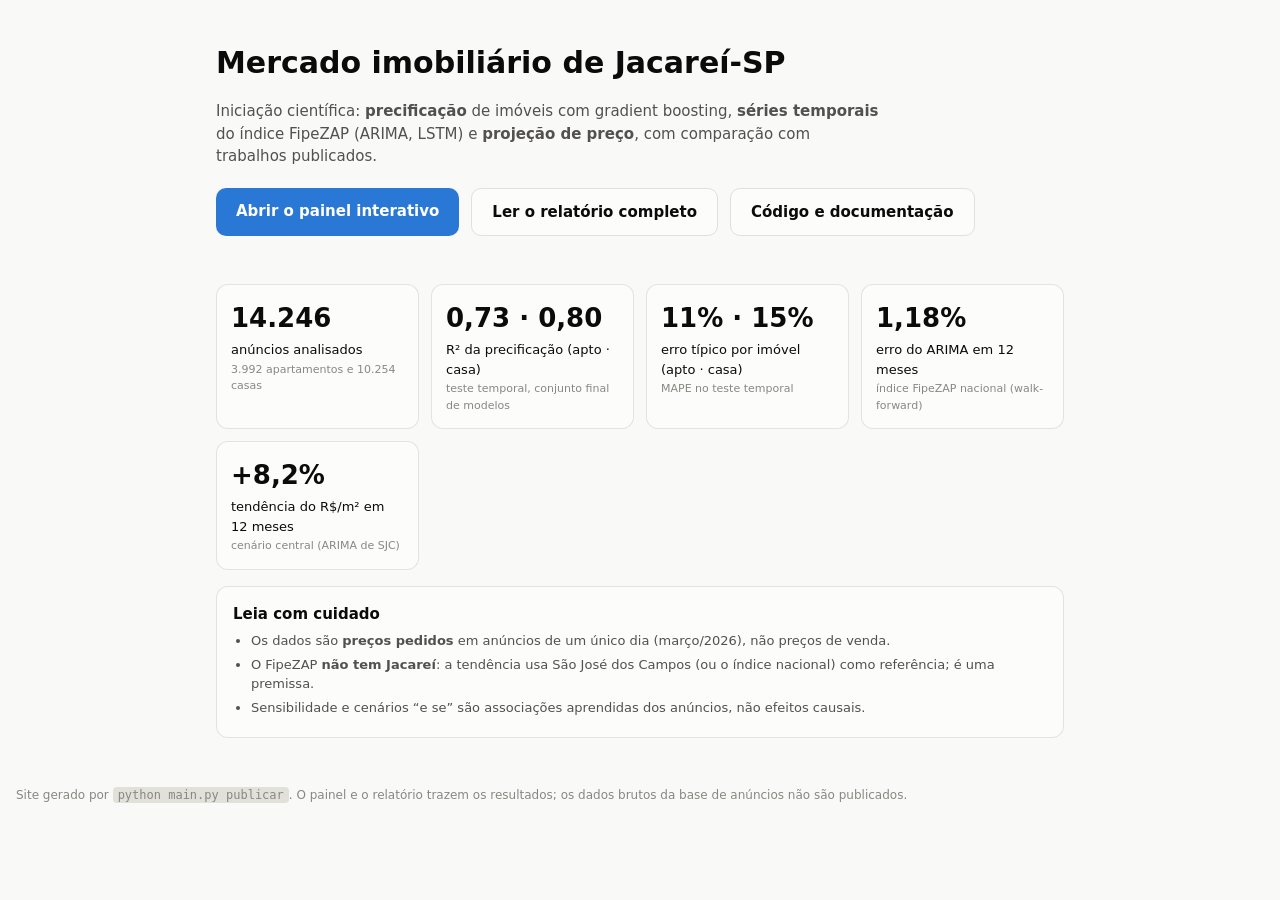
<file: site/index.html>
<!doctype html><html lang="pt-BR"><head><meta charset="utf-8"><meta name="viewport" content="width=device-width,initial-scale=1">
<title>Mercado imobiliário de Jacareí-SP — iniciação científica</title>
<meta name="description" content="Análise e previsão do mercado imobiliário de Jacareí-SP: precificação de imóveis, séries temporais do índice FipeZAP e projeção de preço."><meta property="og:title" content="Mercado imobiliário de Jacareí-SP"><meta property="og:description" content="Análise e previsão do mercado imobiliário de Jacareí-SP: precificação de imóveis, séries temporais do índice FipeZAP e projeção de preço.">
<style>
:root{color-scheme:light;--bg:#f9f9f7;--card:#fcfcfb;--ink:#0b0b0b;--ink2:#52514e;--muted:#898781;--line:#e1e0d9;--axis:#c3c2b7;--acc:#2a78d6;--ring:rgba(11,11,11,.10)}
@media (prefers-color-scheme:dark){:root:where(:not([data-theme="light"])){color-scheme:dark;--bg:#0d0d0d;--card:#1a1a19;--ink:#fff;--ink2:#c3c2b7;--muted:#898781;--line:#2c2c2a;--axis:#383835;--acc:#3987e5;--ring:rgba(255,255,255,.10)}}
:root[data-theme="dark"]{color-scheme:dark;--bg:#0d0d0d;--card:#1a1a19;--ink:#fff;--ink2:#c3c2b7;--muted:#898781;--line:#2c2c2a;--axis:#383835;--acc:#3987e5;--ring:rgba(255,255,255,.10)}
*{box-sizing:border-box}body{margin:0;background:var(--bg);color:var(--ink);font:15px/1.5 system-ui,-apple-system,"Segoe UI",sans-serif}
header{padding:20px 16px 8px;max-width:1280px;margin:0 auto;display:flex;gap:16px;align-items:flex-start;justify-content:space-between}
h1{font-size:22px;margin:0 0 4px}.sub{color:var(--ink2);margin:0;font-size:14px}
#tema{border:1px solid var(--line);background:var(--card);color:var(--ink);border-radius:8px;padding:6px 12px;cursor:pointer;font:inherit;font-size:13px}
nav{position:sticky;top:0;z-index:5;background:var(--bg);border-bottom:1px solid var(--line)}
.abas{max-width:1280px;margin:0 auto;padding:0 16px;display:flex;gap:4px;overflow-x:auto}
.aba{border:0;background:none;color:var(--ink2);padding:12px 14px;cursor:pointer;font:inherit;font-weight:500;border-bottom:2px solid transparent;white-space:nowrap}
.aba:hover{color:var(--ink)}.aba[aria-selected="true"]{color:var(--ink);border-bottom-color:var(--acc)}
main{max-width:1280px;margin:0 auto;padding:20px 16px 48px}
.painel{display:none}.painel.ativo{display:block}h2{font-size:18px;margin:0 0 4px}.resumo{color:var(--ink2);margin:0 0 16px;max-width:80ch}
.grade{display:grid;grid-template-columns:repeat(2,minmax(0,1fr));gap:16px}.cheia{grid-column:1/-1}
.cartao{background:var(--card);border:1px solid var(--ring);border-radius:12px;padding:16px;min-width:0}
.corpo{overflow:hidden;max-width:100%}.cartao h3{font-size:15px;margin:0 0 6px}.texto{color:var(--ink2);font-size:13px;margin:0 0 10px}.fonte{color:var(--muted);font-size:11px;margin:8px 0 0}
.aviso{color:var(--ink2);border-left:3px solid #fab219;padding-left:10px;font-size:13px}.nota{color:var(--muted);font-size:12px;margin:10px 0 0}
.segmentos{display:flex;gap:6px;margin:0 0 8px;flex-wrap:wrap}.seg{border:1px solid var(--line);background:none;color:var(--ink2);border-radius:999px;padding:4px 12px;cursor:pointer;font:inherit;font-size:13px}
.seg.ativo{background:var(--acc);border-color:var(--acc);color:#fff}
.kpis{display:grid;grid-template-columns:repeat(auto-fit,minmax(190px,1fr));gap:12px;margin-bottom:16px}
.kpi{background:var(--card);border:1px solid var(--ring);border-radius:12px;padding:14px}.kpi-v{font-size:26px;font-weight:600}.kpi-r{font-size:13px;margin-top:2px}.kpi-n{color:var(--muted);font-size:11px;margin-top:2px}
.lista{margin:0;padding-left:18px;color:var(--ink2);font-size:13px}.lista li{margin:4px 0}code{background:var(--line);padding:1px 5px;border-radius:4px;font-size:12px}
.rolagem{overflow-x:auto}table{border-collapse:collapse;width:100%;font-size:13px}th,td{text-align:left;padding:7px 10px;border-bottom:1px solid var(--line)}th{color:var(--ink2);font-weight:600}
header .acoes{display:flex;gap:8px;flex-wrap:wrap;justify-content:flex-end}.link{border:1px solid var(--line);background:var(--card);color:var(--ink);border-radius:8px;padding:6px 12px;font-size:13px;text-decoration:none}.link:hover{border-color:var(--acc)}
footer{max-width:1280px;margin:0 auto;padding:0 16px 32px;color:var(--muted);font-size:12px}footer a{color:var(--acc)}
@media (max-width:800px){.grade{grid-template-columns:minmax(0,1fr)}header{flex-direction:column}}

.hero{max-width:880px;margin:0 auto;padding:40px 16px 8px}.hero h1{font-size:30px}.hero p{color:var(--ink2);max-width:70ch}
.botoes{display:flex;gap:12px;flex-wrap:wrap;margin:20px 0}.botao{background:var(--acc);color:#fff;border-radius:10px;padding:12px 20px;text-decoration:none;font-weight:600}
.botao.sec{background:var(--card);color:var(--ink);border:1px solid var(--line)}</style></head><body>
<div class="hero"><h1>Mercado imobiliário de Jacareí-SP</h1>
<p>Iniciação científica: <b>precificação</b> de imóveis com gradient boosting, <b>séries temporais</b> do índice FipeZAP (ARIMA, LSTM) e <b>projeção de preço</b>, com comparação com trabalhos publicados.</p>
<div class="botoes"><a class="botao" href="painel.html">Abrir o painel interativo</a><a class="botao sec" href="relatorio.html">Ler o relatório completo</a><a class="botao sec" href="https://github.com/Pedrocs50/imob-analytics">Código e documentação</a></div></div>
<main style="max-width:880px"><div class="kpis"><div class="kpi"><div class="kpi-v">14.246</div><div class="kpi-r">anúncios analisados</div><div class="kpi-n">3.992 apartamentos e 10.254 casas</div></div><div class="kpi"><div class="kpi-v">0,73 · 0,80</div><div class="kpi-r">R² da precificação (apto · casa)</div><div class="kpi-n">teste temporal, conjunto final de modelos</div></div><div class="kpi"><div class="kpi-v">11% · 15%</div><div class="kpi-r">erro típico por imóvel (apto · casa)</div><div class="kpi-n">MAPE no teste temporal</div></div><div class="kpi"><div class="kpi-v">1,18%</div><div class="kpi-r">erro do ARIMA em 12 meses</div><div class="kpi-n">índice FipeZAP nacional (walk-forward)</div></div><div class="kpi"><div class="kpi-v">+8,2%</div><div class="kpi-r">tendência do R$/m² em 12 meses</div><div class="kpi-n">cenário central (ARIMA de SJC)</div></div></div>
<section class="cartao"><h3>Leia com cuidado</h3><ul class="lista">
<li>Os dados são <b>preços pedidos</b> em anúncios de um único dia (março/2026), não preços de venda.</li>
<li>O FipeZAP <b>não tem Jacareí</b>: a tendência usa São José dos Campos (ou o índice nacional) como referência; é uma premissa.</li>
<li>Sensibilidade e cenários “e se” são associações aprendidas dos anúncios, não efeitos causais.</li></ul></section></main>
<footer>Site gerado por <code>python main.py publicar</code>. O painel e o relatório trazem os resultados; os dados brutos da base de anúncios não são publicados.</footer></body></html>
</file>
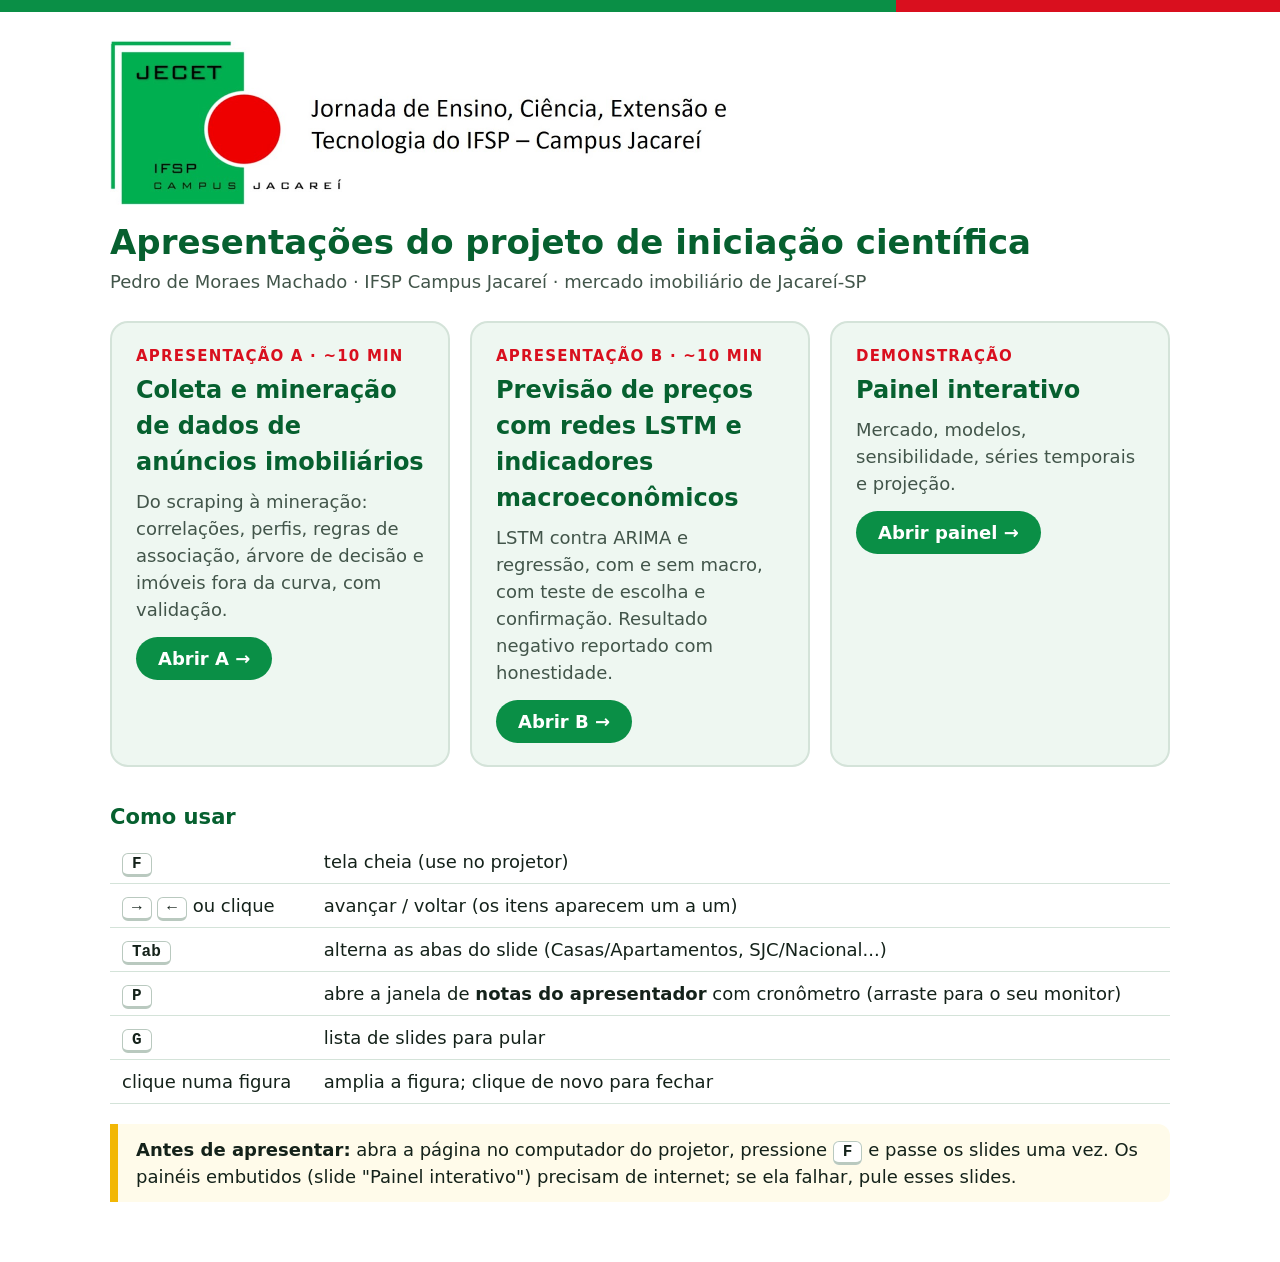
<file: site/apresentacao/index.html>
<!doctype html>
<html lang="pt-BR">
<head>
<meta charset="utf-8">
<meta name="viewport" content="width=device-width,initial-scale=1">
<title>JECET 2026 · Apresentações · Pedro de Moraes Machado</title>
<style>
:root{--verde:#0a8f46;--verde2:#06602f;--verm:#d90f1e;--ink:#14221a;--ink2:#42554a;--linha:#d4e3d9;--bg:#eef7f1}
*{box-sizing:border-box}body{margin:0;font:18px/1.5 "Segoe UI",system-ui,sans-serif;color:var(--ink);background:#fff}
.faixa{height:12px;background:linear-gradient(90deg,var(--verde) 0 70%,var(--verm) 70% 100%)}
main{max-width:1100px;margin:0 auto;padding:28px 20px 60px}
.logo{width:min(640px,100%);display:block;margin:0 0 18px}
h1{font-size:34px;line-height:1.15;color:var(--verde2);margin:0 0 6px}
.sub{color:var(--ink2);margin:0 0 26px}
.cards{display:grid;grid-template-columns:repeat(auto-fit,minmax(320px,1fr));gap:20px}
.card{display:block;text-decoration:none;color:inherit;background:var(--bg);border:2px solid var(--linha);border-radius:18px;padding:22px 24px;transition:.15s}
.card:hover{border-color:var(--verde);transform:translateY(-2px)}
.card small{display:block;color:var(--verm);font-weight:700;letter-spacing:.08em;text-transform:uppercase}
.card h2{margin:4px 0 8px;font-size:24px;color:var(--verde2)}
.card p{margin:0;color:var(--ink2)}
.go{display:inline-block;margin-top:14px;background:var(--verde);color:#fff;border-radius:99px;padding:8px 22px;font-weight:650}
h3{margin:34px 0 8px;color:var(--verde2)}
table{border-collapse:collapse;width:100%}td{padding:8px 12px;border-bottom:1px solid var(--linha)}td:first-child{white-space:nowrap}
kbd{background:#fff;border:1px solid #b9c9bf;border-bottom-width:3px;border-radius:6px;padding:1px 9px;font:600 16px monospace}
ul{margin:6px 0;padding-left:24px}li{margin:6px 0}.aviso{background:#fffbea;border-left:8px solid #f2b705;border-radius:0 12px 12px 0;padding:12px 18px;margin-top:20px}
</style>
</head>
<body>
<div class="faixa"></div>
<main>
  <img class="logo" src="img/jecet2026.png" alt="JECET 2026 · IFSP Campus Jacareí">
  <h1>Apresentações do projeto de iniciação científica</h1>
  <p class="sub">Pedro de Moraes Machado · IFSP Campus Jacareí · mercado imobiliário de Jacareí-SP</p>
  <div class="cards">
    <a class="card" href="a-mineracao.html"><small>Apresentação A · ~10 min</small><h2>Coleta e mineração de dados de anúncios imobiliários</h2><p>Do scraping à mineração: correlações, perfis, regras de associação, árvore de decisão e imóveis fora da curva, com validação.</p><span class="go">Abrir A →</span></a>
    <a class="card" href="b-lstm.html"><small>Apresentação B · ~10 min</small><h2>Previsão de preços com redes LSTM e indicadores macroeconômicos</h2><p>LSTM contra ARIMA e regressão, com e sem macro, com teste de escolha e confirmação. Resultado negativo reportado com honestidade.</p><span class="go">Abrir B →</span></a>
    <a class="card" href="../painel.html"><small>Demonstração</small><h2>Painel interativo</h2><p>Mercado, modelos, sensibilidade, séries temporais e projeção.</p><span class="go">Abrir painel →</span></a>
  </div>

  <h3>Como usar</h3>
  <table>
    <tr><td><kbd>F</kbd></td><td>tela cheia (use no projetor)</td></tr>
    <tr><td><kbd>→</kbd> <kbd>←</kbd> ou clique</td><td>avançar / voltar (os itens aparecem um a um)</td></tr>
    <tr><td><kbd>Tab</kbd></td><td>alterna as abas do slide (Casas/Apartamentos, SJC/Nacional...)</td></tr>
    <tr><td><kbd>P</kbd></td><td>abre a janela de <b>notas do apresentador</b> com cronômetro (arraste para o seu monitor)</td></tr>
    <tr><td><kbd>G</kbd></td><td>lista de slides para pular</td></tr>
    <tr><td>clique numa figura</td><td>amplia a figura; clique de novo para fechar</td></tr>
  </table>
  <div class="aviso"><b>Antes de apresentar:</b> abra a página no computador do projetor, pressione <kbd>F</kbd> e passe os slides uma vez. Os painéis embutidos (slide "Painel interativo") precisam de internet; se ela falhar, pule esses slides.</div>
</main>
</body>
</html>
</file>
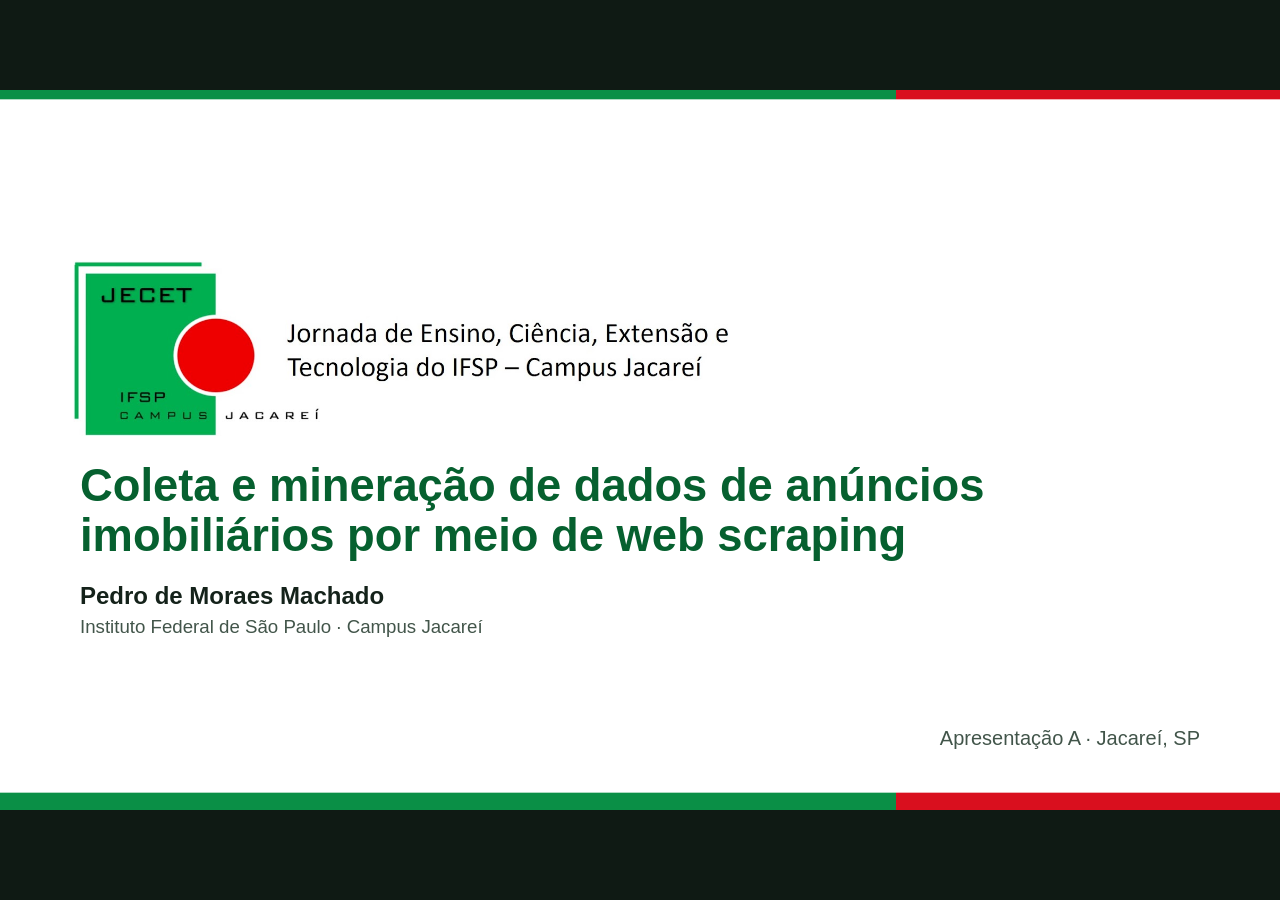
<file: site/apresentacao/a-mineracao.html>
<!doctype html>
<html lang="pt-BR">
<head>
<meta charset="utf-8">
<meta name="viewport" content="width=device-width,initial-scale=1">
<title>JECET 2026 · Coleta e mineração de dados de anúncios imobiliários</title>
<link rel="stylesheet" href="assets/deck.css">
</head>
<body>
<div class="stage">
  <div class="faixa"></div>
  <div class="topo"><img src="img/jecet2026.png" alt="JECET 2026 · IFSP Campus Jacareí"><div class="secao"></div></div>

  <!-- 1. CAPA -->
  <section class="slide capa-slide on" data-titulo="Capa" data-min="0.5">
    <div class="cap-wrap">
      <img class="cap-logo" src="img/jecet2026.png" alt="JECET 2026">
      <h1>Coleta e mineração de dados de anúncios imobiliários por meio de web scraping</h1>
      <div class="autor"><b>Pedro de Moraes Machado</b><small>Instituto Federal de São Paulo · Campus Jacareí</small></div>
    </div>
    <div class="selo">Apresentação A · Jacareí, SP</div>
    <div class="barra"></div>
    <aside class="notas"><p><b>(30 s)</b> Boa tarde. Eu sou o Pedro, aluno do IFSP Jacareí. Vou mostrar como transformei anúncios de imóveis da internet em uma base de dados e o que dá para descobrir minerando esses dados.</p>
    <p>Dica: tecla <b>F</b> = tela cheia, <b>→</b> avança, <b>G</b> = lista de slides, <b>P</b> = notas e cronômetro.</p></aside>
  </section>

  <!-- 2. PROBLEMA E PERGUNTA -->
  <section class="slide" data-secao="<b>A</b> · Mineração de dados" data-titulo="O problema e a pergunta" data-min="1">
    <h2 class="titulo"><small>O problema</small>Milhares de anúncios, e ninguém consegue ler todos</h2>
    <div class="cols c-55-45" style="margin-top:20px">
      <div>
        <ul>
          <li data-frag="1" class="frag">Os preços e as características dos imóveis estão nos <b>portais de anúncios</b></li>
          <li data-frag="2" class="frag">São <b>muitos anúncios</b>, que mudam toda semana</li>
          <li data-frag="3" class="frag">Coletar e comparar <b>à mão não escala</b></li>
        </ul>
        <p class="mut frag" data-frag="4" style="margin-top:34px">Solução: <b>coletar automaticamente</b> e <b>minerar</b> os dados.</p>
      </div>
      <div class="pergunta frag" data-frag="4">Que características fazem um imóvel custar <em>mais que os vizinhos</em> do mesmo bairro?</div>
    </div>
    <aside class="notas"><p><b>(1 min)</b> Os portais têm milhares de anúncios de Jacareí e eles mudam toda hora. Olhar um por um é inviável. A ideia da pesquisa é automatizar a coleta e depois usar mineração de dados para responder uma pergunta bem prática: o que faz um imóvel custar mais do que os vizinhos do mesmo bairro?</p></aside>
  </section>

  <!-- 3. PIPELINE -->
  <section class="slide" data-secao="<b>A</b> · Mineração de dados" data-titulo="Do anúncio ao dado" data-min="1.5">
    <h2 class="titulo"><small>O caminho</small>Do anúncio ao conhecimento, em 4 etapas</h2>
    <div class="cols c4" style="margin-top:30px">
      <div class="cartao frag" data-frag="1"><h3>1 · Coleta</h3><p>Robô em <b>Selenium</b> lê as páginas do ZAP e do VivaReal</p><p class="mut">Lê o <b>JSON-LD</b> que a própria página traz: 30 de 30 anúncios por página</p></div>
      <div class="cartao frag" data-frag="2"><h3>2 · Limpeza</h3><p><b>1.984</b> duplicatas removidas</p><p class="mut">Condomínio e IPTU absurdos viram "ausente"</p></div>
      <div class="cartao frag" data-frag="3"><h3>3 · Mineração</h3><p>Correlação, perfis, <b>regras de associação</b>, árvore de decisão e imóveis fora da curva</p></div>
      <div class="cartao frag" data-frag="4"><h3>4 · Validação</h3><p>Intervalos de confiança, <b>dados que o método nunca viu</b> e teste no tempo</p></div>
    </div>
    <div class="callout amar frag" data-frag="5" style="margin-top:40px"><b>Honestidade:</b> a análise usa a base de <b>23.128 anúncios (março/2026)</b> compartilhada pelo orientador. O meu robô funciona (amostra real validada, 42 testes), mas os portais <b>bloquearam</b> o acesso depois de várias rodadas de teste, e eu decidi <b>não contornar</b> o bloqueio.</div>
    <aside class="notas"><p><b>(1,5 min)</b> O trabalho tem quatro etapas. Na coleta, um robô em Selenium abre as páginas e lê os dados estruturados que o próprio site oferece, o JSON-LD, o que é mais robusto que raspar a tela. Depois vem a limpeza, a mineração e a validação.</p>
    <p><b>Falar com franqueza:</b> a análise usa a base de março de 2026 do orientador. Meu robô funciona e foi validado numa amostra real, mas os portais bloquearam o acesso depois de várias rodadas de teste. Eu escolhi não burlar o bloqueio: respeito o site e a política dele.</p></aside>
  </section>

  <!-- 4. OS DADOS -->
  <section class="slide" data-secao="<b>A</b> · Mineração de dados" data-titulo="Os dados em números" data-min="1">
    <h2 class="titulo" style="margin-bottom:18px"><small>Os dados</small>Uma fotografia do mercado de Jacareí</h2>
    <div class="cols c4">
      <div class="kpi"><div class="v">23.128</div><div class="r">anúncios coletados<br>(março/2026)</div></div>
      <div class="kpi"><div class="v">10.254</div><div class="r">casas depois da limpeza</div></div>
      <div class="kpi"><div class="v">3.992</div><div class="r">apartamentos depois da limpeza</div></div>
      <div class="kpi"><div class="v">121</div><div class="r">bairros com casas anunciadas</div></div>
    </div>
    <div class="fig" style="height:420px;margin-top:22px"><img class="zoom" src="img/geo_mapa_preco_m2.png" alt="Mapa de R$/m² por região de Jacareí"></div>
    <div class="legenda">Preço mediano do m² por região (apartamentos à esquerda, casas à direita): o mapa já mostra que <b>onde</b> o imóvel está pesa muito.</div>
    <aside class="notas"><p><b>(1 min)</b> Depois da limpeza ficaram 10.254 casas e 3.992 apartamentos, em 121 bairros. O mapa mostra o preço mediano do metro quadrado por região: tem áreas claramente mais caras. Por isso, nas análises seguintes, eu sempre comparo cada imóvel com o próprio bairro. (Clique na figura para ampliar.)</p></aside>
  </section>

  <!-- 5. MÉTODO -->
  <section class="slide" data-secao="<b>A</b> · Mineração de dados" data-titulo="Como comparar: o preço do bairro" data-min="1">
    <h2 class="titulo"><small>O método</small>Comparar cada imóvel com o próprio bairro</h2>
    <div class="cols" style="grid-template-columns:1fr 90px 1fr 90px 1fr;align-items:center;margin-top:30px;text-align:center">
      <div class="cartao frag" data-frag="1"><h3>R$/m² do anúncio</h3><p class="mut">quanto o anunciante pede por metro quadrado</p></div>
      <div style="font-size:90px;color:var(--verm);font-weight:800" class="frag" data-frag="2">÷</div>
      <div class="cartao frag" data-frag="2"><h3>Mediana do bairro</h3><p class="mut">o preço "típico" do m² ali</p></div>
      <div style="font-size:90px;color:var(--verm);font-weight:800" class="frag" data-frag="3">=</div>
      <div class="cartao frag" data-frag="3" style="background:#fffbea;border-color:var(--amar)"><h3>Preço relativo</h3><p class="mut">1,20 = 20% acima dos vizinhos</p></div>
    </div>
    <div class="callout frag" data-frag="4" style="margin-top:44px">Chamamos de <b>"preço alto para o bairro"</b> o <b>terço mais caro</b>: casas com R$/m² ao menos <b>14%</b> acima do bairro; apartamentos, <b>8%</b>.</div>
    <p class="mut frag" data-frag="5" style="margin-top:30px">Assim, "tem piscina" não se confunde com "mora em bairro caro".</p>
    <aside class="notas"><p><b>(1 min)</b> A ideia-chave: dividir o preço do metro quadrado do anúncio pela mediana do bairro. Se o resultado é 1,2, o imóvel está 20% acima dos vizinhos. Definimos "preço alto para o bairro" como o terço mais caro nessa comparação. Isso evita confundir "tem piscina" com "mora num bairro caro".</p></aside>
  </section>

  <!-- 6. CORRELAÇÕES -->
  <section class="slide" data-secao="<b>A</b> · Mineração de dados" data-titulo="O que anda junto com o preço" data-min="1.5" data-tab="casa">
    <h2 class="titulo" style="margin-bottom:12px"><small>Resultado 1</small>O que mais anda junto com o preço do m²</h2>
    <div class="seg"><button data-v="casa">Casas</button><button data-v="apto">Apartamentos</button><span class="dica">tecla Tab alterna</span></div>
    <div class="cols c-55-45">
      <div><div class="barras" data-grafico="spearman"></div>
        <div class="legenda">Correlação de Spearman com o R$/m². A barra preta é o <b>intervalo de confiança de 95%</b> (bootstrap).</div></div>
      <div>
        <div class="callout" data-tab="casa"><b>Casas:</b> a taxa de <b>condomínio</b> é o que mais anda junto com o preço (0,50), depois <b>comodidades</b> (0,34) e <b>suítes</b> (0,29).</div>
        <div class="callout" data-tab="apto"><b>Apartamentos:</b> <b>suítes</b> (0,33), <b>banheiros</b> e <b>vagas</b> (0,26): o que indica padrão do imóvel.</div>
        <div class="callout amar" style="margin-top:26px;font-size:30px"><b>Confiável?</b> Os intervalos são estreitos e os valores se repetem nas duas metades dos dados. Mas é <b>associação</b>, não causa.</div>
      </div>
    </div>
    <aside class="notas"><p><b>(1,5 min)</b> Calculei a correlação de cada característica com o preço do metro quadrado. Nas casas, o condomínio lidera, o que faz sentido: casa em condomínio fechado tem outro padrão. Nos apartamentos, suítes, banheiros e vagas.</p>
    <p>A barra preta é o intervalo de confiança: é estreita, então o resultado é estável. Importante: isso é associação, não causa. Use a tecla Tab (ou os botões) para alternar entre casas e apartamentos.</p></aside>
  </section>

  <!-- 7. PERFIS -->
  <section class="slide" data-secao="<b>A</b> · Mineração de dados" data-titulo="Perfis de imóveis" data-min="1" data-tab="casa">
    <h2 class="titulo" style="margin-bottom:12px"><small>Resultado 2</small>Perfis típicos de imóveis (K-means)</h2>
    <div class="seg"><button data-v="casa">Casas</button><button data-v="apto">Apartamentos</button></div>
    <div class="cols" style="grid-template-columns:1.75fr 1fr">
      <div class="fig media"><img data-tab="casa" class="zoom show" src="img/mineracao_grupos_casa.png" alt=""><img data-tab="apto" class="zoom" src="img/mineracao_grupos_apartamento.png" alt=""></div>
      <div>
        <div class="callout" data-tab="casa">Casas de <b>~250 m² e 4 vagas</b>: R$/m² mediano <b>~5.330</b>. As de <b>~90 m²</b>: <b>~4.250</b>.</div>
        <div class="callout" data-tab="apto">Apartamentos de <b>2 quartos com suíte (64 m²)</b>: R$/m² mediano <b>~7.100</b>, bem acima dos de 52 m² sem suíte (<b>~5.500</b>).</div>
        <div class="callout amar" style="margin-top:26px;font-size:30px" data-tab="casa"><b>Sinceridade:</b> nas casas os perfis se sobrepõem (silhueta baixa). São <b>perfis típicos</b>, não segmentos separados.</div>
        <div class="callout amar" style="margin-top:26px;font-size:30px" data-tab="apto">Nos apartamentos os grupos são <b>bem separados</b> (silhueta 0,59) e <b>estáveis</b> (ARI 1,00).</div>
      </div>
    </div>
    <aside class="notas"><p><b>(1 min)</b> Agrupei os imóveis por área, quartos, suítes e vagas com K-means. À esquerda, a escolha do número de grupos (silhueta) e, à direita, o preço do metro quadrado em cada grupo. Nas casas, grupos maiores têm preço do m² mais alto, mas há muita sobreposição, então chamo de perfis típicos. Nos apartamentos os grupos são bem separados e estáveis.</p></aside>
  </section>

  <!-- 8. REGRAS -->
  <section class="slide" data-secao="<b>A</b> · Mineração de dados" data-titulo="Regras de associação" data-min="1.5" data-tab="casa">
    <h2 class="titulo" style="margin-bottom:12px"><small>Resultado 3</small>Regras: o que costuma vir junto de "preço alto"</h2>
    <div class="seg"><button data-v="casa">Casas</button><button data-v="apto">Apartamentos</button></div>
    <div data-grafico="regras"></div>
    <div class="cols c2" style="margin-top:22px;align-items:center">
      <div class="callout" style="font-size:32px"><b>Lift</b> = quantas vezes a chance de "preço alto" é maior que a média (que é de 33%).</div>
      <div class="callout amar frag" data-frag="1" style="font-size:32px"><span data-tab="casa">Casas com <b>piscina + segurança + armários planejados</b>: <b>56%</b> de chance de estar no terço mais caro do bairro.</span><span data-tab="apto">Apartamentos com <b>área gourmet + varanda + 3+ quartos</b>: <b>56%</b> de chance de preço alto para o bairro.</span></div>
    </div>
    <aside class="notas"><p><b>(1,5 min)</b> Esta é a técnica clássica de mineração: regras de associação. Cada linha é uma combinação de características e a chance de o imóvel estar no terço mais caro do bairro. A média é 33%. Casas com piscina, segurança e armários planejados chegam a 56%. O lift 1,7 quer dizer 70% mais chance que a média.</p>
    <p>Atenção: são marcadores do <b>padrão do condomínio</b>, não causa. Alternar Casas/Apartamentos com Tab.</p></aside>
  </section>

  <!-- 9. VALIDAÇÃO DAS REGRAS -->
  <section class="slide" data-secao="<b>A</b> · Mineração de dados" data-titulo="Teste honesto das regras" data-min="1" data-tab="casa">
    <h2 class="titulo" style="margin-bottom:12px"><small>Validação</small>E se foi só sorte? Teste em dados que a regra nunca viu</h2>
    <div class="seg"><button data-v="casa">Casas</button><button data-v="apto">Apartamentos</button></div>
    <div data-grafico="validacao"></div>
    <div class="callout frag" data-frag="1" style="margin-top:22px;font-size:34px"><span data-tab="casa">Escolhidas numa metade, medidas na outra: o lift médio cai só de <b>1,67</b> para <b>1,50</b>.</span><span data-tab="apto">Escolhidas numa metade, medidas na outra: o lift médio cai só de <b>1,73</b> para <b>1,52</b>.</span> Continua bem acima de 1: <b>não é acaso de seleção</b>.</div>
    <aside class="notas"><p><b>(1 min)</b> Como testei se as regras não são sorte? Escolhi as 10 melhores numa metade dos anúncios e medi na outra metade, que a regra nunca viu. O lift cai um pouco, de 1,67 para 1,50, mas continua bem acima de 1. Isso mostra que a regra se mantém.</p></aside>
  </section>

  <!-- 10. ÁRVORE -->
  <section class="slide" data-secao="<b>A</b> · Mineração de dados" data-titulo="Árvore de decisão" data-min="1">
    <h2 class="titulo" style="margin-bottom:14px"><small>Resultado 4</small>Árvore de decisão: regras que dá para ler</h2>
    <div class="fig" style="height:520px"><img class="zoom" src="img/mineracao_arvore_casa.png" alt="Árvore de decisão das casas"></div>
    <div class="cols" style="grid-template-columns:.8fr .55fr 1.5fr;margin-top:18px;align-items:stretch">
      <div class="kpi c"><div class="v">71,6%</div><div class="r">de acerto no teste (chutar a classe mais comum: 66,7%)</div></div>
      <div class="kpi c"><div class="v">0,73</div><div class="r">AUC no teste</div></div>
      <div class="callout amar" style="font-size:28px;display:flex;align-items:center"><div>Sinal <b>real e modesto</b>. Nos apartamentos a árvore <b>não superou o acaso</b>: por isso lá usamos as regras.</div></div>
    </div>
    <aside class="notas"><p><b>(1 min)</b> A árvore de decisão aprende regras do tipo "se a área é até 110 m² e tem até dois quartos, então tende a ser caro para o bairro". Acerta 71,6% no teste, contra 66,7% de quem sempre chuta a classe mais comum: sinal real, mas modesto. Basicamente diz que casas pequenas têm preço do m² alto.</p>
    <p>Nos apartamentos ela não passou do acaso, e eu prefiro dizer isso do que esconder. (Clique na figura para ampliar.)</p></aside>
  </section>

  <!-- 11. FORA DA CURVA -->
  <section class="slide" data-secao="<b>A</b> · Mineração de dados" data-titulo="Imóveis fora da curva" data-min="1.5" data-tab="casa">
    <h2 class="titulo" style="margin-bottom:14px"><small>Resultado 5</small>Imóveis fora da curva</h2>
    <div class="cols" style="grid-template-columns:.95fr 1.05fr">
      <div class="nao-avanca" data-tolerancia>
        <p style="margin:0 0 6px">Anúncios a <b>até ±<span class="t-tol verm" style="font-size:50px">20</span>%</b> do preço esperado:</p>
        <input type="range" min="5" max="60" step="5" value="20">
        <div class="cols c2" style="margin-top:22px">
          <div class="kpi"><div class="v t-casa">73%</div><div class="r">das casas</div></div>
          <div class="kpi"><div class="v t-apto">86%</div><div class="r">dos apartamentos</div></div>
        </div>
        <div class="callout amar" style="margin-top:22px;font-size:28px">O modelo vê só características, bairro e coordenadas, e prevê <b>sem ter visto o anúncio</b>. Os extremos são <b>candidatos a revisar</b> (erro de cadastro, sobrepreço ou oportunidade), não prova de que está caro ou barato.</div>
      </div>
      <div>
        <div class="seg"><button data-v="casa">Casas</button><button data-v="apto">Apartamentos</button></div>
        <div class="fig" style="height:640px"><img data-tab="casa" class="zoom show" src="img/mineracao_fora_da_curva_casa.png" alt=""><img data-tab="apto" class="zoom" src="img/mineracao_fora_da_curva_apartamento.png" alt=""></div>
      </div>
    </div>
    <aside class="notas"><p><b>(1,5 min)</b> Esta é a parte mais prática. Treinei um modelo que prevê o preço esperado de cada imóvel sem ver o anúncio dele, com validação cruzada. Dá para ver quão perto cada anúncio fica do esperado: arraste o controle. A 20% de tolerância, 73% das casas e 86% dos apartamentos estão dentro.</p>
    <p>Os pontos fora das linhas vermelhas são candidatos a revisar: pode ser erro de cadastro, sobrepreço ou oportunidade. O modelo não vê estado de conservação nem acabamento, então não é prova.</p></aside>
  </section>

  <!-- 12. O QUE PESA NO PREÇO -->
  <section class="slide" data-secao="<b>A</b> · Mineração de dados" data-titulo="O que pesa no preço previsto" data-min="1">
    <h2 class="titulo" style="margin-bottom:14px"><small>Resultado 6</small>Prever o preço: o que mais pesa</h2>
    <div class="fig" style="height:520px"><img class="zoom" src="img/importancia_variaveis.png" alt="Importância das variáveis"></div>
    <div class="cols c4" style="margin-top:22px">
      <div class="kpi"><div class="v">0,80</div><div class="r">R² nas casas<br>(teste no tempo)</div></div>
      <div class="kpi"><div class="v">0,73</div><div class="r">R² nos apartamentos</div></div>
      <div class="kpi"><div class="v">15%</div><div class="r">erro médio (MAPE) nas casas</div></div>
      <div class="kpi"><div class="v">11%</div><div class="r">erro médio (MAPE) nos apartamentos</div></div>
    </div>
    <aside class="notas"><p><b>(1 min)</b> Para completar, um modelo de preço com gradient boosting, testado em anúncios mais recentes que os do treino. Acerta bem: R² 0,80 nas casas e 0,73 nos apartamentos. O que mais pesa: a <b>área</b>, o <b>bairro</b> e, nos apartamentos, a <b>localização fina</b>. Isso confirma o que a mineração mostrou.</p></aside>
  </section>

  <!-- 13. PAINEL -->
  <section class="slide" data-secao="<b>A</b> · Mineração de dados" data-titulo="Painel interativo" data-min="0.5">
    <h2 class="titulo" style="margin-bottom:14px"><small>Demonstração</small>Painel interativo do projeto</h2>
    <div class="iframe-wrap nao-avanca"><iframe class="moldura-iframe" src="../painel.html" title="Painel interativo"></iframe></div>
    <div class="legenda">Painel do GitHub Pages: abas Mercado, Modelos, Sensibilidade, Séries temporais e Projeção. Precisa de internet. Clique fora do painel para voltar às setas.</div>
    <aside class="notas"><p><b>(30 s)</b> Tudo isso também está num painel interativo público. Dá para trocar entre casa e apartamento e explorar os gráficos. Se a internet falhar, é só pular este slide.</p></aside>
  </section>

  <!-- 14. LIMITAÇÕES -->
  <section class="slide" data-secao="<b>A</b> · Mineração de dados" data-titulo="Limitações e próximos passos" data-min="1">
    <h2 class="titulo"><small>Para fechar</small>O que ainda falta</h2>
    <div class="cols c2" style="margin-top:20px">
      <div class="cartao alerta frag" data-frag="1"><h3>Limitações</h3><ul>
        <li>Retrato de <b>um único mês</b></li>
        <li>São <b>preços pedidos</b>, não de venda</li>
        <li>Associação <b>não é causa</b></li>
        <li>Coleta em volume parada por <b>bloqueio</b> do portal</li></ul></div>
      <div class="cartao frag" data-frag="2"><h3>Próximos passos</h3><ul>
        <li><b>Recoletas espaçadas</b> para ver valorização no tempo</li>
        <li>Dados abertos de <b>ITBI</b> (preço de venda)</li>
        <li>Fotos e texto para medir <b>estado do imóvel</b></li>
        <li>Parceria com os portais (API)</li></ul></div>
    </div>
    <aside class="notas"><p><b>(1 min)</b> Para fechar com honestidade: é uma fotografia de um mês, com preços pedidos, e a associação não é causa. A coleta em volume está parada pelo bloqueio, e a saída correta é espaçar recoletas, usar dados abertos como ITBI ou conversar com os portais. Próximos passos: ver a valorização no tempo.</p></aside>
  </section>

  <!-- 15. OBRIGADO -->
  <section class="slide capa-slide" data-titulo="Obrigado" data-min="0.5">
    <div class="cap-wrap">
      <img class="cap-logo" src="img/jecet2026.png" alt="JECET 2026" style="width:760px">
      <h1>Obrigado!</h1>
      <div class="autor"><b>Pedro de Moraes Machado</b><small>Instituto Federal de São Paulo · Campus Jacareí</small>
        <small style="margin-top:22px">Código e dados abertos: <b>github.com/Pedrocs50/imob-analytics</b></small></div>
    </div>
    <div class="selo">Perguntas?</div>
    <div class="barra"></div>
    <aside class="notas"><p>Agradecer e abrir para perguntas. Se perguntarem do tempo no ar dos anúncios, o próximo slide (extra) tem a resposta.</p></aside>
  </section>

  <!-- 16. EXTRA -->
  <section class="slide" data-secao="<b>A</b> · Extra" data-titulo="Extra: tempo do anúncio no ar" data-min="0">
    <h2 class="titulo"><small>Extra (se perguntarem)</small>Anúncio caro demora mais a sair?</h2>
    <div class="cols c2" style="margin-top:10px">
      <div><table class="tabela"><tr><th>Tempo no ar</th><th style="text-align:right">Casas: vs bairro</th><th style="text-align:right">Aptos: vs bairro</th></tr>
        <tr><td>até 30 dias</td><td class="n">+1,2%</td><td class="n">0,0%</td></tr>
        <tr><td>91–180 dias</td><td class="n">+0,7%</td><td class="n">−0,1%</td></tr>
        <tr><td>1 a 2 anos</td><td class="n">−1,5%</td><td class="n">−1,6%</td></tr>
        <tr class="dest"><td>mais de 2 anos</td><td class="n">−5,8%</td><td class="n">−5,2%</td></tr></table></div>
      <div><div class="callout amar">Correlação fraca: <b>−0,06</b> (casas) e <b>−0,03</b> (apartamentos).</div>
        <div class="callout" style="margin-top:20px">Anúncios com mais de 2 anos estão ~<b>6% abaixo</b> do bairro. Provavelmente <b>desatualizados</b>, não "caros demais".</div></div>
    </div>
  </section>

  <div class="rodape"><span>JECET 2026 · Pedro de Moraes Machado</span><div class="prog"><i></i></div><span class="cont"></span></div>

  <div class="overlay visao"><h2>Slides (clique para ir)</h2><ol></ol>
    <div class="tec">Teclas: → ou clique avança · ← volta · F tela cheia · G esta lista · P notas e cronômetro · Tab alterna Casas/Apartamentos · clique numa figura para ampliar</div></div>
  <div class="lightbox"><img alt=""></div>
  <div class="nota-rapida"></div>
</div>
<script src="assets/dados.js"></script>
<script src="assets/graficos.js"></script>
<script src="assets/deck.js"></script>
</body>
</html>
</file>
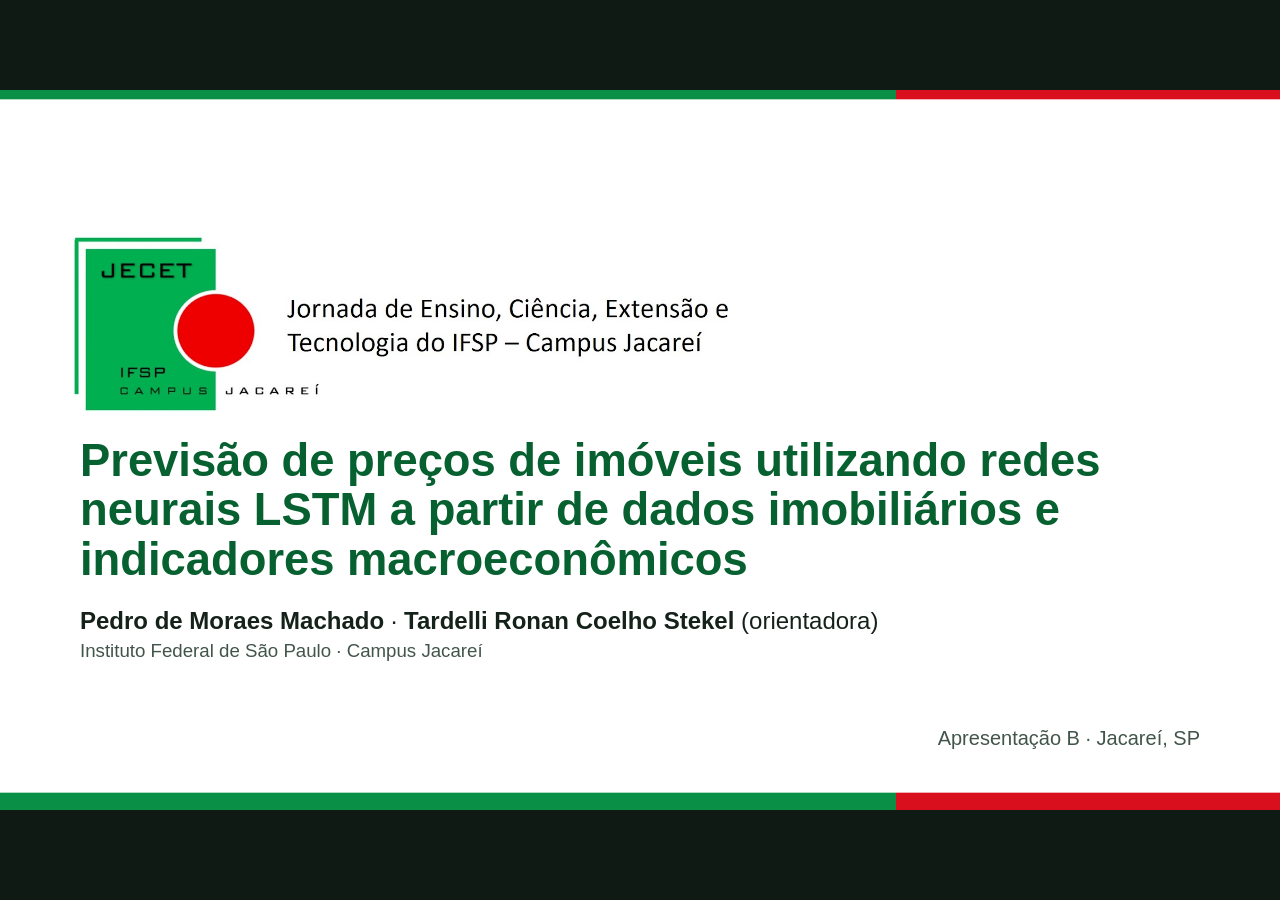
<file: site/apresentacao/b-lstm.html>
<!doctype html>
<html lang="pt-BR">
<head>
<meta charset="utf-8">
<meta name="viewport" content="width=device-width,initial-scale=1">
<title>JECET 2026 · Previsão de preços de imóveis com redes neurais LSTM</title>
<link rel="stylesheet" href="assets/deck.css">
</head>
<body>
<div class="stage">
  <div class="faixa"></div>
  <div class="topo"><img src="img/jecet2026.png" alt="JECET 2026 · IFSP Campus Jacareí"><div class="secao"></div></div>

  <!-- 1. CAPA -->
  <section class="slide capa-slide on" data-titulo="Capa" data-min="0.5">
    <div class="cap-wrap">
      <img class="cap-logo" src="img/jecet2026.png" alt="JECET 2026">
      <h1>Previsão de preços de imóveis utilizando redes neurais LSTM a partir de dados imobiliários e indicadores macroeconômicos</h1>
      <div class="autor"><b>Pedro de Moraes Machado</b> · <b>Tardelli Ronan Coelho Stekel</b> (orientadora)<small>Instituto Federal de São Paulo · Campus Jacareí</small></div>
    </div>
    <div class="selo">Apresentação B · Jacareí, SP</div>
    <div class="barra"></div>
    <aside class="notas"><p><b>(30 s)</b> Este é o segundo trabalho do mesmo projeto: prever preços de imóveis com redes neurais LSTM e indicadores macroeconômicos, em parceria com a professora Tardelli.</p>
    <p>Dica: <b>F</b> = tela cheia, <b>→</b> avança, <b>G</b> = lista de slides, <b>P</b> = notas e cronômetro.</p></aside>
  </section>

  <!-- 2. PERGUNTA -->
  <section class="slide" data-secao="<b>B</b> · LSTM e macroeconomia" data-titulo="A pergunta" data-min="1">
    <h2 class="titulo"><small>A pergunta</small>Uma rede neural prevê o preço melhor que um modelo tradicional?</h2>
    <div class="cols c2" style="margin-top:30px">
      <div class="cartao frag" data-frag="1"><h3>Hipótese 1</h3><p>A <b>LSTM</b>, que aprende padrões ao longo do tempo, <b>erra menos</b> que modelos tradicionais (ARIMA e regressão linear).</p></div>
      <div class="cartao frag" data-frag="2"><h3>Hipótese 2</h3><p>Incluir <b>indicadores macroeconômicos</b> (juros, inflação, crédito, câmbio) <b>melhora</b> a previsão da LSTM.</p></div>
    </div>
    <div class="callout frag" data-frag="3" style="margin-top:44px"><b>Como medimos:</b> erro médio (<b>MAE</b>), raiz do erro quadrático (<b>RMSE</b>) e erro percentual (<b>MAPE</b>), comparando com os modelos tradicionais.</div>
    <aside class="notas"><p><b>(1 min)</b> Duas hipóteses. A primeira: a LSTM, que aprende dependências no tempo, erra menos que modelos tradicionais como ARIMA e regressão linear. A segunda: se eu der a ela indicadores macroeconômicos (juros, inflação, crédito, câmbio), ela melhora. Para testar, comparo os erros MAE, RMSE e MAPE.</p></aside>
  </section>

  <!-- 3. DADOS -->
  <section class="slide" data-secao="<b>B</b> · LSTM e macroeconomia" data-titulo="Os dados" data-min="1">
    <h2 class="titulo" style="margin-bottom:18px"><small>Os dados</small>Séries públicas de várias fontes, num único banco</h2>
    <div class="cols c4">
      <div class="kpi"><div class="v">49</div><div class="r">séries (FipeZAP, BCB, IBGE, IPEA)</div></div>
      <div class="kpi"><div class="v">50</div><div class="r">cidades no painel de treino</div></div>
      <div class="kpi"><div class="v">104</div><div class="r">meses de São José dos Campos</div></div>
      <div class="kpi"><div class="v">0</div><div class="r">falhas no teste de vazamento de dados</div></div>
    </div>
    <div class="cols c2" style="margin-top:34px">
      <div class="callout frag" data-frag="1"><b>Por que SJC?</b> Jacareí não está no FipeZAP. São José dos Campos é a cidade coberta <b>mais próxima</b> e entra como representante.</div>
      <div class="callout frag" data-frag="2"><b>Sem trapaça no tempo:</b> em cada mês, o modelo só usa o que <b>já estava publicado</b> naquela data ("as-of").</div>
    </div>
    <p class="mut frag" data-frag="3" style="margin-top:26px">Indicadores: Selic, IPCA, INCC, câmbio (PTAX), IBC-Br, crédito imobiliário, confiança do consumidor e Selic real.</p>
    <aside class="notas"><p><b>(1 min)</b> Reuni 49 séries do FipeZAP, Banco Central, IBGE e IPEA num banco só. Jacareí não aparece no FipeZAP, então uso São José dos Campos, a cidade mais próxima coberta, como representante.</p>
    <p>Um cuidado importante: em cada mês o modelo só enxerga o que já tinha sido publicado naquela data. Isso evita "vazamento" do futuro, e o teste que fiz para isso deu zero falhas.</p></aside>
  </section>

  <!-- 4. MÉTODO -->
  <section class="slide" data-secao="<b>B</b> · LSTM e macroeconomia" data-titulo="O método" data-min="1.5">
    <h2 class="titulo"><small>O método</small>Como a LSTM foi testada</h2>
    <div class="cols" style="grid-template-columns:1fr 70px 1fr 70px 1fr;align-items:center;margin-top:24px;text-align:center">
      <div class="cartao frag" data-frag="1"><h3>Entrada</h3><p>últimos <b>12 meses</b> do índice (e, em alguns casos, do macro)</p></div>
      <div style="font-size:70px;color:var(--verm);font-weight:800" class="frag" data-frag="2">→</div>
      <div class="cartao frag" data-frag="2"><h3>LSTM</h3><p>treinada em um <b>painel de 50 cidades</b></p></div>
      <div style="font-size:70px;color:var(--verm);font-weight:800" class="frag" data-frag="3">→</div>
      <div class="cartao frag" data-frag="3"><h3>Saída</h3><p>variação de <b>1 a 12 meses</b> à frente</p></div>
    </div>
    <div class="cols c2" style="margin-top:34px">
      <div class="cartao frag" data-frag="4"><h3>Contra quem?</h3><ul><li><b>ARIMA</b></li><li><b>Tendência</b> de 12 meses</li><li><b>Regressão linear</b>, com e sem macro</li></ul></div>
      <div class="cartao frag" data-frag="5"><h3>Sem se enganar</h3><ul><li><b>12 redes</b> × 5 sementes</li><li>Escolhe a variante nos <b>60% iniciais</b> e confirma nos <b>40% finais</b></li><li>Teste de <b>Diebold-Mariano</b></li></ul></div>
    </div>
    <aside class="notas"><p><b>(1,5 min)</b> A rede recebe os últimos 12 meses e prevê de 1 a 12 meses à frente. Foi treinada num painel de 50 cidades. Os comparadores são ARIMA, tendência e regressão linear.</p>
    <p>Para não me enganar, testei 12 redes (4 conjuntos de macro e 3 tamanhos), com 5 sementes cada. Escolho a melhor nos 60% iniciais do período e <b>confirmo nos 40% finais</b>. Se eu escolhesse olhando o próprio teste, o resultado seria otimista demais.</p></aside>
  </section>

  <!-- 5. RESULTADO 1: MAPE POR HORIZONTE -->
  <section class="slide" data-secao="<b>B</b> · LSTM e macroeconomia" data-titulo="Resultado: erro por horizonte" data-min="2" data-tab="SJC">
    <h2 class="titulo" style="margin-bottom:10px"><small>Resultado 1</small>Erro de previsão (MAPE) por horizonte</h2>
    <div class="seg"><button data-v="SJC">São José dos Campos</button><button data-v="nacional">Índice nacional</button><span class="dica">clique na legenda para esconder modelos</span></div>
    <div data-grafico="mape" class="nao-avanca"><div class="legenda-ch"></div><svg style="width:100%;height:480px"></svg></div>
    <div class="cols c2" style="margin-top:6px">
      <div class="callout" data-tab="SJC" style="font-size:30px;grid-column:1/-1"><b>SJC:</b> aos 12 meses a LSTM sem macro erra <b>3,3%</b> contra <b>5,4%</b> do ARIMA, mas a diferença <b>não é significativa</b> (p = 0,13).</div>
      <div class="callout verm" data-tab="nacional" style="font-size:30px;grid-column:1/-1"><b>Nacional:</b> o <b>ARIMA vence</b> (1,2% contra 1,7% aos 12 meses). A diferença é significativa de 1 a 6 meses (p &lt; 0,05); aos 12 meses, p = 0,051.</div>
    </div>
    <aside class="notas"><p><b>(2 min)</b> Este gráfico é interativo. No índice de São José dos Campos, a LSTM sem macro erra menos aos 6 e 12 meses (3,3% contra 5,4% do ARIMA aos 12 meses), mas com poucas observações o teste estatístico diz que a diferença <b>não é significativa</b> (p de 0,13).</p>
    <p>No índice nacional, que é longo e suave, o ARIMA é melhor, e a diferença é significativa de 1 a 6 meses (aos 12 meses, p de 0,051). Resumindo: nenhum modelo vence em tudo. Dá para esconder modelos clicando na legenda e alternar entre os dois índices com Tab.</p></aside>
  </section>

  <!-- 6. RESULTADO 2: MACRO -->
  <section class="slide" data-secao="<b>B</b> · LSTM e macroeconomia" data-titulo="Resultado: o macro ajudou?" data-min="2" data-tab="SJC">
    <h2 class="titulo" style="margin-bottom:10px"><small>Resultado 2</small>O macro ajudou? A campeã não se confirmou</h2>
    <div class="seg"><button data-v="SJC">São José dos Campos</button><button data-v="nacional">Índice nacional</button></div>
    <div data-grafico="selecao" class="nao-avanca"></div>
    <div class="callout verm frag" data-frag="1" style="margin-top:10px;font-size:30px"><span data-tab="SJC">A variante com macro que <b>ganhou na escolha (0,83)</b> piorou na confirmação (<b>1,34</b>). A melhor sem macro ficou em 0,97.</span><span data-tab="nacional">No índice nacional <b>nenhuma</b> rede com macro bateu o ARIMA: a pior chegou a <b>2,75×</b> o erro dele.</span></div>
    <aside class="notas"><p><b>(2 min)</b> Resultado central, e negativo. A barra amarela é o desempenho no período de escolha; a verde, na confirmação. A linha vermelha é o ARIMA: quanto menor, melhor. Em São José dos Campos, a variante com macro que parecia a melhor (0,83) piorou para 1,34 na confirmação. Se eu tivesse escolhido pelo teste, teria me enganado.</p>
    <p>Sem macro, a rede pequena foi a mais estável. Conclusão: nestes dados, o macro não ajudou. Resultado negativo também é resultado.</p></aside>
  </section>

  <!-- 7. O QUE APRENDEMOS -->
  <section class="slide" data-secao="<b>B</b> · LSTM e macroeconomia" data-titulo="O que aprendemos" data-min="1">
    <h2 class="titulo"><small>Leitura</small>O que esse resultado nos ensina</h2>
    <div class="cols c3" style="margin-top:20px">
      <div class="cartao frag" data-frag="1"><h3>1 · Macro não ajudou</h3><p>Com <b>dados mensais</b> é pouca informação: 104 meses são pouco para a rede aprender com 8 indicadores.</p></div>
      <div class="cartao frag" data-frag="2"><h3>2 · ARIMA é duro</h3><p>Em séries longas e suaves, como o índice nacional, o <b>ARIMA continua difícil de bater</b>.</p></div>
      <div class="cartao frag" data-frag="3"><h3>3 · Cuidado ao escolher</h3><p>Escolher o modelo olhando o próprio teste <b>engana</b>. Separar escolha e confirmação evitou um erro.</p></div>
    </div>
    <div class="callout amar frag" data-frag="4" style="margin-top:40px"><b>O que ainda dá para testar:</b> macro com mais defasagens, frequência trimestral, e uma <b>série própria de Jacareí</b> (com recoletas periódicas).</div>
    <aside class="notas"><p><b>(1 min)</b> Três aprendizados. Um: com 104 meses, uma rede com oito indicadores tem mais parâmetros do que o sinal sustenta. Dois: o ARIMA é duro de bater em séries longas e suaves. Três: separar escolha e confirmação me impediu de publicar um resultado enganoso.</p></aside>
  </section>

  <!-- 8. DO ÍNDICE AO PREÇO -->
  <section class="slide" data-secao="<b>B</b> · LSTM e macroeconomia" data-titulo="Do índice ao preço de Jacareí" data-min="1.5" data-tab="modelo">
    <h2 class="titulo" style="margin-bottom:10px"><small>Juntando as pontas</small>Das características do imóvel ao preço em Jacareí</h2>
    <div class="seg"><button data-v="modelo">Modelo de preço</button><button data-v="peso">O que pesa</button><button data-v="cenario">Cenários</button></div>
    <div class="fig" style="height:480px"><img data-tab="modelo" class="zoom show" src="img/modelos_avancados_real_previsto.png" alt=""><img data-tab="peso" class="zoom" src="img/importancia_variaveis.png" alt=""><img data-tab="cenario" class="zoom" src="img/projecao_cenarios.png" alt=""></div>
    <div class="cols c2" style="margin-top:18px;align-items:stretch">
      <div><div class="callout" data-tab="modelo" style="font-size:30px"><b>R² 0,80</b> (casas) e <b>0,73</b> (apartamentos) em teste no tempo; erro médio de <b>15%</b> e <b>11%</b>.</div>
        <div class="callout" data-tab="peso" style="font-size:30px">O que mais pesa: <b>área</b>, <b>bairro</b> e a <b>localização fina</b> (apartamentos).</div>
        <div class="callout" data-tab="cenario" style="font-size:30px">Aplicando a tendência do índice aos preços de Jacareí: de <b>+6%</b> a <b>+10%</b> em 12 meses, conforme o cenário.</div></div>
      <div class="callout amar" style="font-size:28px">As características dos imóveis entram pelo <b>modelo de preço</b>; o índice dá a <b>tendência no tempo</b>. O VivaReal é uma fotografia, sem histórico para alimentar a LSTM.</div>
    </div>
    <aside class="notas"><p><b>(1,5 min)</b> Para ligar as duas partes: as características dos imóveis entram num modelo de preço, que acerta bem (R² 0,80 nas casas), e o índice dá a tendência no tempo. O gráfico de cenários aplica a tendência do índice aos preços de Jacareí: entre 6% e 10% em 12 meses, conforme o cenário.</p>
    <p>Limite: os anúncios do VivaReal são uma fotografia de um mês, sem histórico, então não alimentam a LSTM diretamente. Isso é trabalho futuro com recoletas periódicas. Troque a aba com Tab.</p></aside>
  </section>

  <!-- 9. PAINEL -->
  <section class="slide" data-secao="<b>B</b> · LSTM e macroeconomia" data-titulo="Painel interativo" data-min="0.5">
    <h2 class="titulo" style="margin-bottom:14px"><small>Demonstração</small>Veja as séries no painel interativo</h2>
    <div class="iframe-wrap nao-avanca"><iframe class="moldura-iframe" src="../painel.html" title="Painel interativo"></iframe></div>
    <div class="legenda">Abra a aba <b>Séries temporais</b>. Precisa de internet. Clique fora do painel para voltar às setas.</div>
    <aside class="notas"><p><b>(30 s)</b> No painel, a aba Séries temporais mostra as séries usadas, as previsões e a comparação entre os modelos. Se a internet falhar, é só pular este slide.</p></aside>
  </section>

  <!-- 10. PRÓXIMOS PASSOS / OBRIGADO -->
  <section class="slide" data-secao="<b>B</b> · LSTM e macroeconomia" data-titulo="Conclusão e próximos passos" data-min="1">
    <h2 class="titulo"><small>Conclusão</small>O que levamos desta pesquisa</h2>
    <div class="cols c2" style="margin-top:20px">
      <div class="cartao frag" data-frag="1"><h3>O que descobrimos</h3><ul>
        <li>A LSTM <b>nem sempre</b> vence o ARIMA</li>
        <li>O <b>macro não melhorou</b> a previsão nestes dados</li>
        <li>Testar do jeito certo evitou um falso ganho</li></ul></div>
      <div class="cartao frag" data-frag="2"><h3>Próximos passos</h3><ul>
        <li><b>Série própria de Jacareí</b> (recoletas)</li>
        <li>Mais dados e macro com defasagem</li>
        <li>Combinar tendência e modelo de preço</li></ul></div>
    </div>
    <div class="callout frag" data-frag="3" style="margin-top:34px">Código, dados e resultados abertos: <b>github.com/Pedrocs50/imob-analytics</b></div>
    <aside class="notas"><p><b>(1 min)</b> Para fechar: a LSTM nem sempre vence o ARIMA, o macro não melhorou a previsão com estes dados, e testar do jeito certo me poupou de afirmar um ganho que não existe. O caminho é montar uma série própria de Jacareí com recoletas periódicas.</p>
    <p>Agradecer, citar a orientadora e abrir para perguntas.</p></aside>
  </section>

  <!-- 11. OBRIGADO -->
  <section class="slide capa-slide" data-titulo="Obrigado" data-min="0.5">
    <div class="cap-wrap">
      <img class="cap-logo" src="img/jecet2026.png" alt="JECET 2026" style="width:760px">
      <h1>Obrigado!</h1>
      <div class="autor"><b>Pedro de Moraes Machado</b> · orientadora <b>Tardelli Ronan Coelho Stekel</b><small>Instituto Federal de São Paulo · Campus Jacareí</small>
        <small style="margin-top:22px">github.com/Pedrocs50/imob-analytics</small></div>
    </div>
    <div class="selo">Perguntas?</div>
    <div class="barra"></div>
  </section>

  <div class="rodape"><span>JECET 2026 · Pedro de Moraes Machado</span><div class="prog"><i></i></div><span class="cont"></span></div>

  <div class="overlay visao"><h2>Slides (clique para ir)</h2><ol></ol>
    <div class="tec">Teclas: → ou clique avança · ← volta · F tela cheia · G esta lista · P notas e cronômetro · Tab alterna as abas · clique numa figura para ampliar</div></div>
  <div class="lightbox"><img alt=""></div>
  <div class="nota-rapida"></div>
</div>
<script src="assets/dados.js"></script>
<script src="assets/graficos.js"></script>
<script src="assets/deck.js"></script>
</body>
</html>
</file>
<file: site/apresentacao/assets/deck.css>
/* Apresentação JECET 2026 — palco fixo 1920x1080 escalado para qualquer tela/projetor */
:root{
  --verde:#0a8f46; --verde2:#06602f; --verde-bg:#eef7f1; --verm:#d90f1e; --ink:#14221a; --ink2:#42554a;
  --linha:#d4e3d9; --amar:#f2b705; --azul:#2a6fb5; --branco:#fff;
}
*{box-sizing:border-box}
html,body{margin:0;height:100%;background:#0f1a14;overflow:hidden;
  font-family:"Segoe UI","Helvetica Neue",Roboto,Arial,system-ui,sans-serif;color:var(--ink)}
.stage{position:absolute;left:50%;top:50%;width:1920px;height:1080px;background:var(--branco);overflow:hidden;transform-origin:center center}

/* moldura: logo, faixa, rodapé */
.faixa{position:absolute;left:0;top:0;right:0;height:14px;background:linear-gradient(90deg,var(--verde) 0 70%,var(--verm) 70% 100%)}
.topo{position:absolute;left:56px;top:34px;right:56px;height:84px;display:flex;align-items:center;justify-content:space-between;z-index:5}
.topo img{height:78px;width:auto;display:block}
.topo .secao{font-size:26px;color:var(--ink2);letter-spacing:.02em}
.topo .secao b{color:var(--verde2)}
.rodape{position:absolute;left:56px;right:56px;bottom:26px;display:flex;align-items:center;gap:24px;font-size:22px;color:var(--ink2);z-index:5}
.rodape .prog{flex:1;height:8px;background:var(--linha);border-radius:99px;overflow:hidden}
.rodape .prog i{display:block;height:100%;width:0;background:var(--verde);transition:width .25s}
.stage.capa .topo,.stage.capa .rodape{display:none}

/* slides */
.slide{position:absolute;inset:0;display:none;padding:140px 96px 84px}
.slide.on{display:block}
.slide.capa-slide{padding:0}
.titulo{font-size:68px;line-height:1.08;font-weight:800;color:var(--verde2);margin:0 0 26px;letter-spacing:-.01em}
.titulo small{display:block;font-size:30px;font-weight:600;color:var(--verm);letter-spacing:.08em;text-transform:uppercase;margin-bottom:10px}
.lead{font-size:40px;line-height:1.3;margin:0 0 18px;color:var(--ink)}
p,li{font-size:34px;line-height:1.35}
ul{margin:0;padding-left:44px} li{margin:10px 0}
.mut{color:var(--ink2)}
.verde{color:var(--verde2)} .verm{color:var(--verm)} b,strong{font-weight:750}

/* capa */
.capa-slide .cap-wrap{position:absolute;inset:0;display:flex;flex-direction:column;justify-content:center;padding:0 120px}
.capa-slide .cap-logo{width:1020px;max-width:100%;margin:0 0 36px -10px}
.capa-slide h1{font-size:68px;line-height:1.1;margin:0 0 30px;color:var(--verde2);font-weight:800;max-width:1560px}
.capa-slide .autor{font-size:36px;line-height:1.4}
.capa-slide .autor small{display:block;font-size:28px;color:var(--ink2)}
.capa-slide .barra{position:absolute;left:0;bottom:0;right:0;height:26px;background:linear-gradient(90deg,var(--verde) 0 70%,var(--verm) 70% 100%)}
.capa-slide .selo{position:absolute;right:120px;bottom:90px;font-size:30px;color:var(--ink2);text-align:right}

/* grades e cartões */
.cols{display:grid;gap:40px}
.c2{grid-template-columns:1fr 1fr}.c3{grid-template-columns:repeat(3,1fr)}.c4{grid-template-columns:repeat(4,1fr)}
.c-55-45{grid-template-columns:1.25fr 1fr}.c-45-55{grid-template-columns:1fr 1.3fr}
.cartao{background:var(--verde-bg);border:2px solid var(--linha);border-radius:22px;padding:30px 34px}
.cartao h3{margin:0 0 10px;font-size:38px;color:var(--verde2)}
.cartao p,.cartao li{font-size:30px}
.cartao.alerta{background:#fff6f6;border-color:#f1c5c9} .cartao.alerta h3{color:var(--verm)}
.kpi{background:var(--verde-bg);border:2px solid var(--linha);border-radius:22px;padding:24px 30px;text-align:left}
.kpi .v{font-size:84px;font-weight:850;color:var(--verde2);line-height:1}
.kpi .v.verm{color:var(--verm)}
.kpi .r{font-size:28px;color:var(--ink2);margin-top:8px;line-height:1.25}
.callout{border-left:12px solid var(--verde);background:var(--verde-bg);padding:22px 34px;border-radius:0 18px 18px 0;font-size:36px;line-height:1.3}
.callout.verm{border-color:var(--verm);background:#fff6f6}
.callout.amar{border-color:var(--amar);background:#fffbea}
.callout b{color:var(--verde2)} .callout.verm b{color:var(--verm)}
.chip{display:inline-block;background:var(--verde-bg);border:2px solid var(--linha);border-radius:99px;padding:6px 20px;font-size:28px;margin:4px 6px 4px 0}
.pergunta{font-size:64px;line-height:1.15;font-weight:800;color:var(--verde2);background:var(--verde-bg);border:3px solid var(--verde);border-radius:28px;padding:44px 52px}
.pergunta em{font-style:normal;color:var(--verm)}

/* figuras */
.fig{background:#fff;border:2px solid var(--linha);border-radius:18px;padding:10px;display:flex;align-items:center;justify-content:center;overflow:hidden}
.fig img{max-width:100%;max-height:100%;display:block;cursor:zoom-in}
.fig img[data-tab]{display:none}.fig img[data-tab].show{display:block}
.fig.alta{height:760px}.fig.media{height:640px}.fig.baixa{height:560px}
.legenda{font-size:26px;color:var(--ink2);margin-top:10px}

/* abas (casa/apartamento etc.) */
.seg{display:inline-flex;gap:10px;margin:0 0 20px}
.seg button{font:inherit;font-size:30px;font-weight:650;border:3px solid var(--verde);background:#fff;color:var(--verde2);border-radius:99px;padding:8px 30px;cursor:pointer}
.seg button.on{background:var(--verde);color:#fff}
.seg .dica{align-self:center;font-size:22px;color:var(--ink2);margin-left:14px}
[data-tab]{display:none}
[data-tab].show{display:block}
.flex[data-tab].show{display:flex}

/* passos (aparecem ao avançar) */
.frag{opacity:0;transform:translateY(14px);transition:opacity .3s,transform .3s;pointer-events:none}
.frag.vis{opacity:1;transform:none;pointer-events:auto}
body.imprimir .frag{opacity:1;transform:none}

/* gráficos próprios */
.barras{display:grid;gap:26px;margin-top:14px}
.barra-l{display:grid;grid-template-columns:360px 1fr 150px;align-items:center;gap:18px;font-size:34px}
.barra-l .rot{text-align:right;font-weight:600}
.barra-l .trilho{position:relative;height:56px;background:#f1f5f2;border-radius:10px}
.barra-l .pre{position:absolute;left:0;top:0;bottom:0;border-radius:10px;background:var(--verde);transition:width .5s}
.barra-l .ic{position:absolute;top:50%;height:4px;background:var(--ink);transform:translateY(-50%)}
.barra-l .ic::before,.barra-l .ic::after{content:"";position:absolute;top:-9px;width:4px;height:22px;background:var(--ink)}
.barra-l .ic::before{left:0}.barra-l .ic::after{right:0}
.barra-l .num{font-weight:800;font-variant-numeric:tabular-nums}
.barra-l.destaque .pre{background:var(--verm)}
.tabela{width:100%;border-collapse:collapse;font-size:30px}
.tabela th{background:var(--verde2);color:#fff;text-align:left;padding:12px 16px;font-size:26px;font-weight:650}
.tabela td{padding:11px 16px;border-bottom:2px solid var(--linha)}
.tabela tr.dest td{background:#fffbea;font-weight:700}
.tabela td.n{text-align:right;font-variant-numeric:tabular-nums}
.mini{display:inline-block;height:20px;border-radius:6px;background:var(--verde);vertical-align:middle;margin-right:10px}
.mini.v2{background:var(--amar)}
input[type=range]{-webkit-appearance:none;appearance:none;width:100%;height:14px;border-radius:99px;background:var(--linha);outline:none}
input[type=range]::-webkit-slider-thumb{-webkit-appearance:none;width:44px;height:44px;border-radius:50%;background:var(--verde);border:5px solid #fff;box-shadow:0 2px 8px rgba(0,0,0,.4);cursor:pointer}
input[type=range]::-moz-range-thumb{width:36px;height:36px;border-radius:50%;background:var(--verde);border:5px solid #fff;cursor:pointer}
.legenda-ch{display:flex;flex-wrap:wrap;gap:12px 26px;margin:6px 0 14px}
.legenda-ch button{font:inherit;font-size:25px;border:0;background:none;cursor:pointer;display:flex;align-items:center;gap:10px;color:var(--ink);opacity:1}
.legenda-ch button.off{opacity:.3}
.legenda-ch i{display:inline-block;width:26px;height:26px;border-radius:6px}
svg text{font-family:inherit}

/* iframe do painel */
.iframe-wrap{width:1728px;height:640px;overflow:hidden;border:3px solid var(--linha);border-radius:16px;background:#fff}
.moldura-iframe{width:1382px;height:512px;border:0;background:#fff;transform:scale(1.25);transform-origin:0 0;display:block}
.kpi.c{padding:16px 26px}.kpi.c .v{font-size:60px}.kpi.c .r{font-size:26px;margin-top:4px}

/* sobreposições */
.overlay{position:absolute;inset:0;background:rgba(10,20,14,.94);z-index:50;display:none;padding:70px 100px;overflow:auto;color:#fff}
.overlay.on{display:block}
.overlay h2{font-size:48px;margin:0 0 24px}
.overlay ol{columns:2;column-gap:60px;padding-left:50px}
.overlay li{font-size:32px;cursor:pointer;margin:8px 0;break-inside:avoid}
.overlay li:hover{color:var(--amar)}
.overlay .tec{font-size:26px;color:#b8cabe;margin-top:30px;line-height:1.6}
.lightbox{position:absolute;inset:0;background:rgba(0,0,0,.92);z-index:60;display:none;align-items:center;justify-content:center;padding:30px}
.lightbox.on{display:flex}
.lightbox img{max-width:100%;max-height:100%;background:#fff;border-radius:10px}
.nota-rapida{position:absolute;right:30px;bottom:70px;background:#14221a;color:#fff;font-size:22px;padding:10px 18px;border-radius:12px;opacity:0;transition:opacity .3s;z-index:70}
.nota-rapida.on{opacity:.95}
aside.notas{display:none}
</file>
